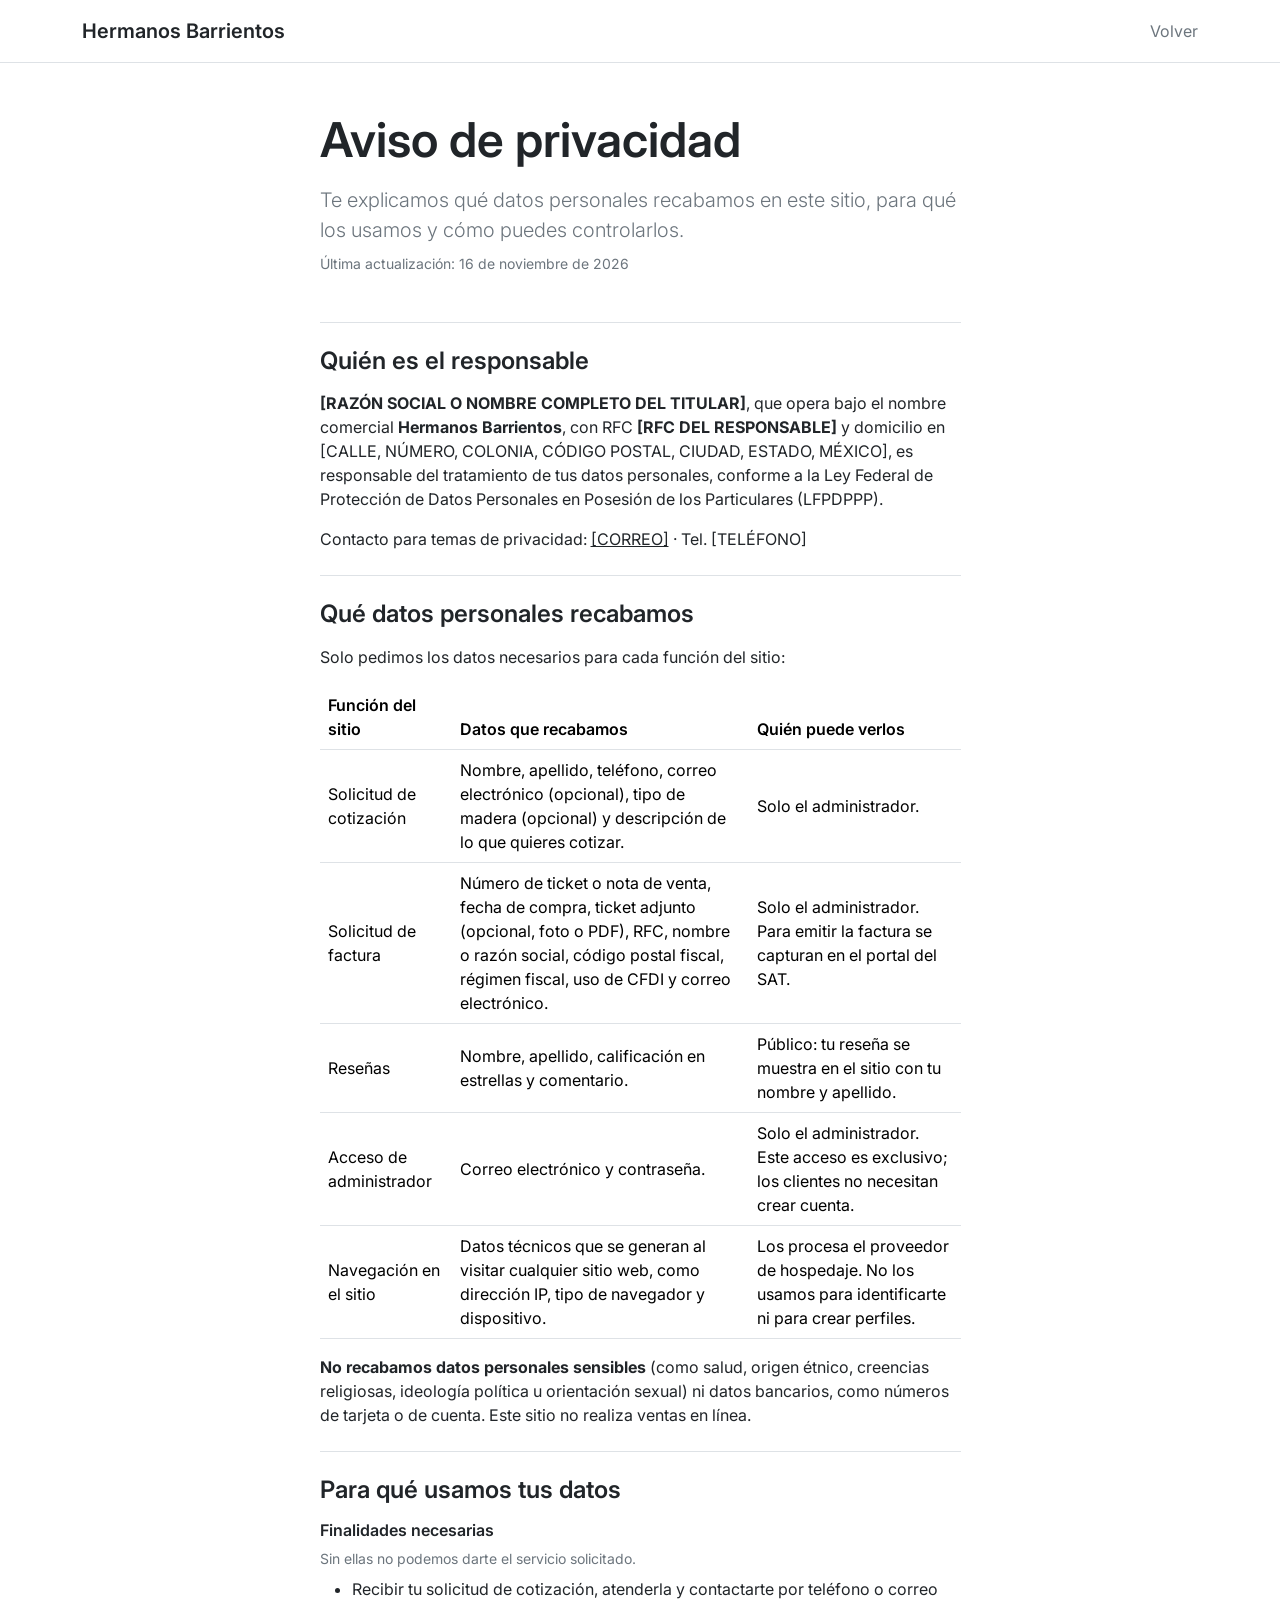
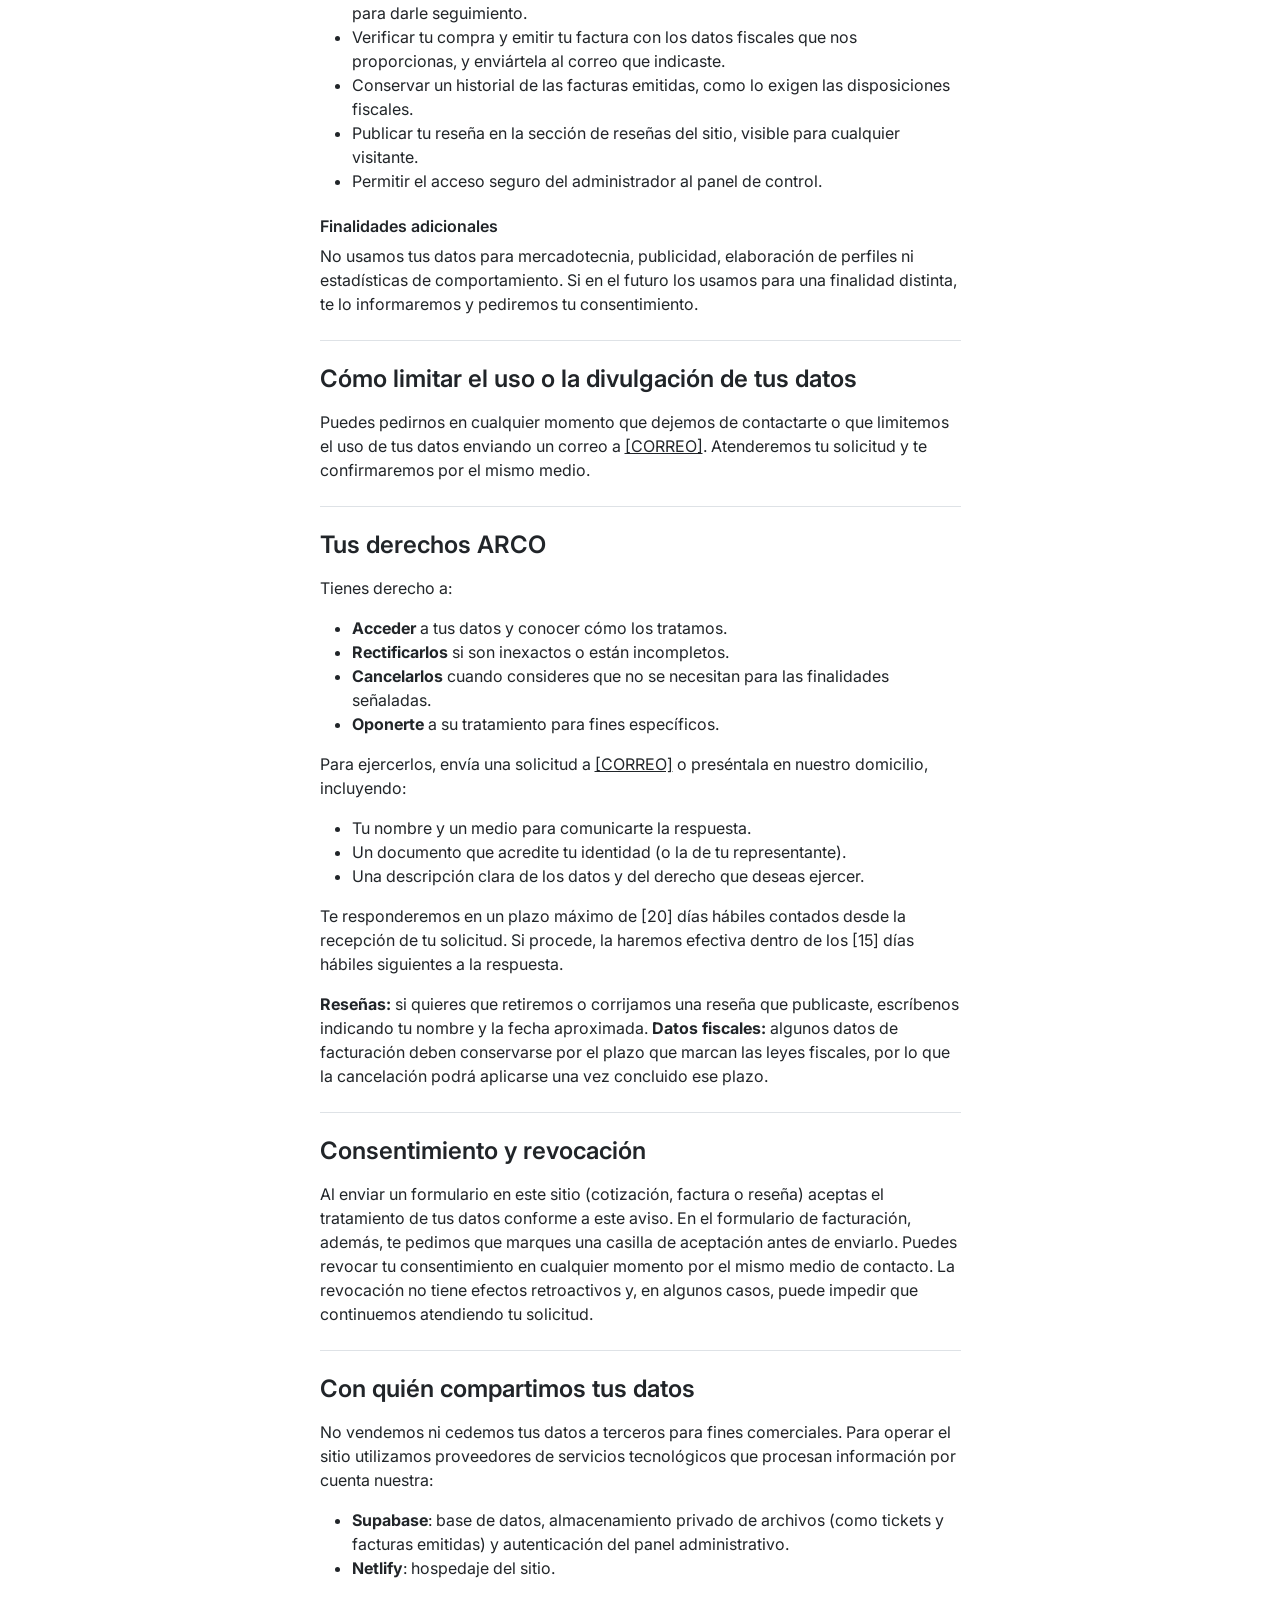
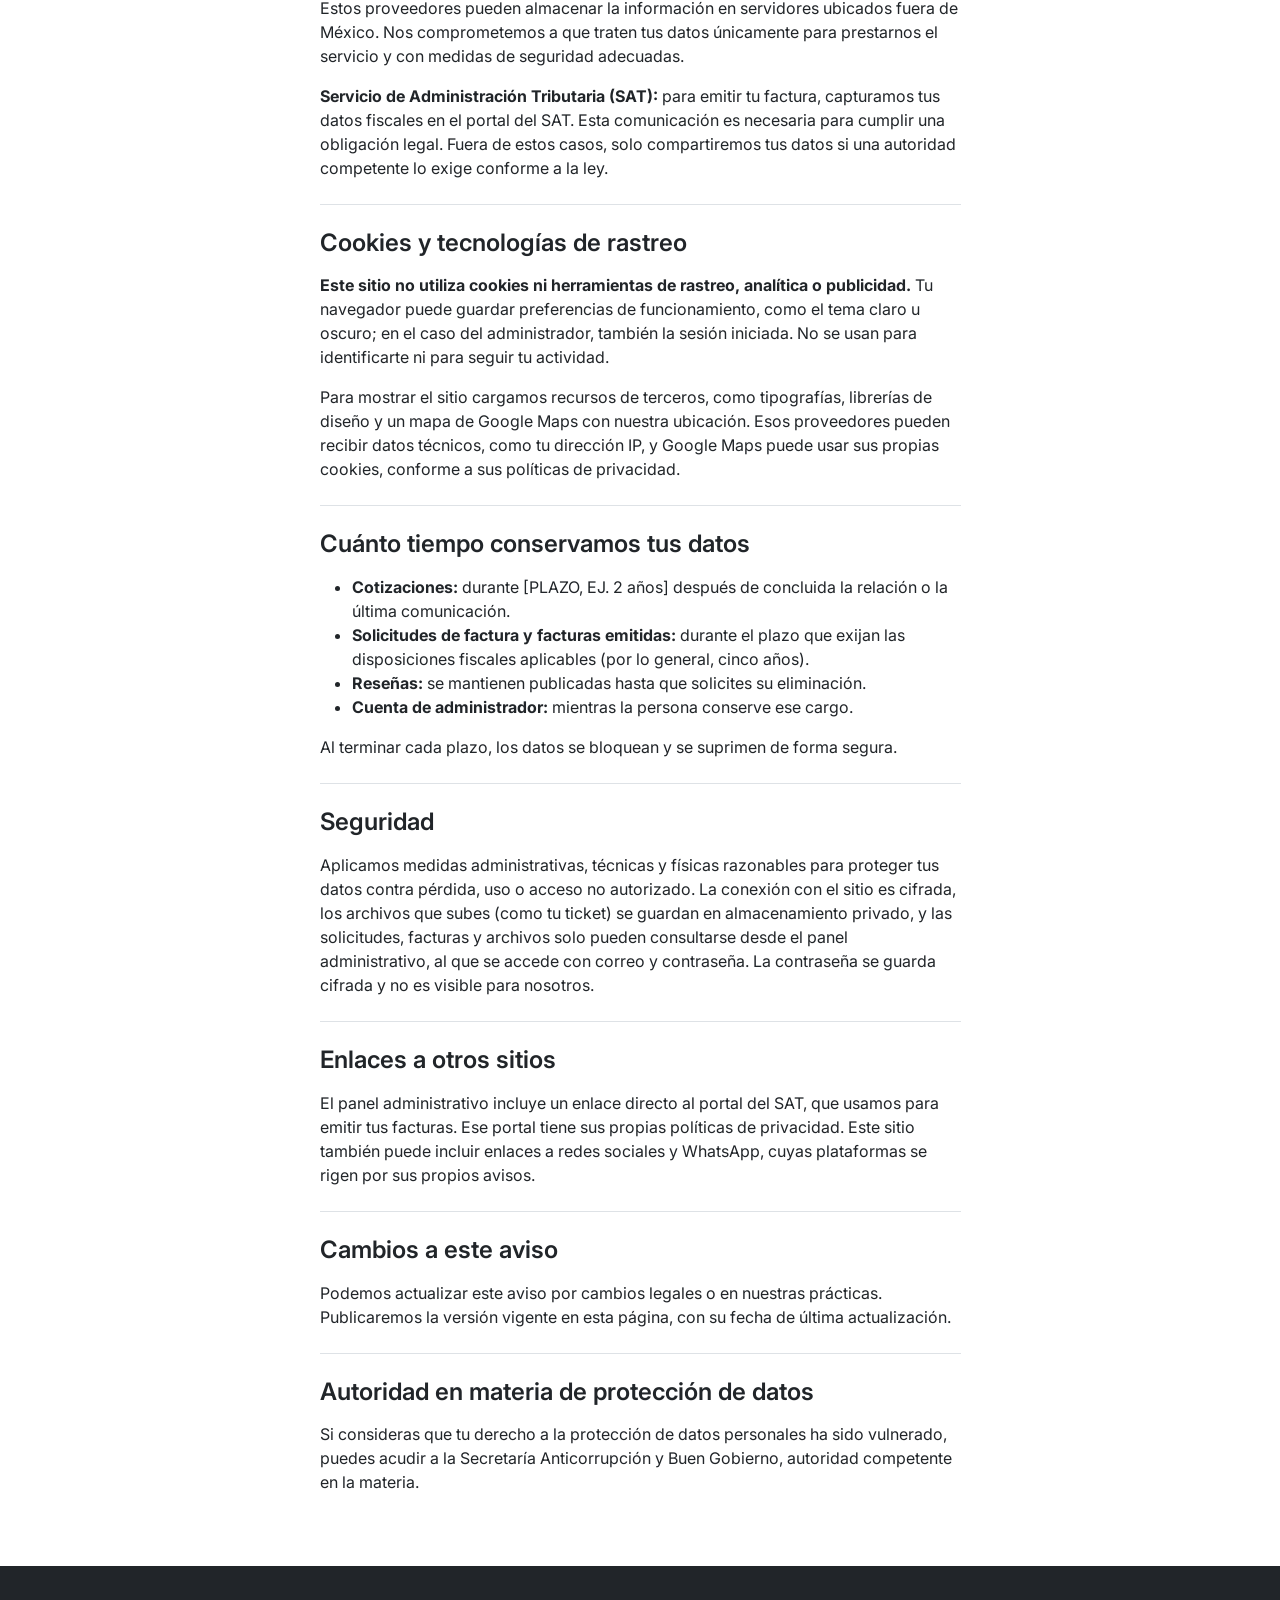
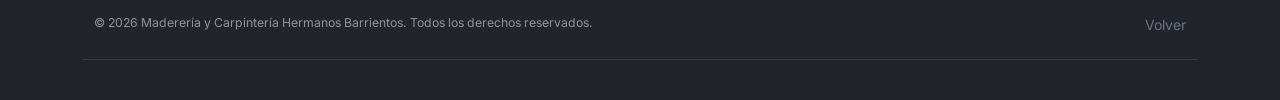
<file: privacidad.html>
<!DOCTYPE html>
<html lang="es">
<head>
  <meta charset="UTF-8">
  <meta name="viewport" content="width=device-width, initial-scale=1">
  <meta name="description" content="Aviso de privacidad integral de Hermanos Barrientos.">
  <title>Aviso de privacidad | Hermanos Barrientos</title>
  <link href="https://fonts.googleapis.com/css2?family=Inter:wght@300;400;500;600;700&display=swap" rel="stylesheet">
  <link href="https://cdn.jsdelivr.net/npm/bootstrap@5.3.3/dist/css/bootstrap.min.css" rel="stylesheet">
  <link rel="stylesheet" href="https://cdnjs.cloudflare.com/ajax/libs/font-awesome/6.4.0/css/all.min.css">
  <link rel="stylesheet" href="css/style.css">
</head>
<body class="bg-white text-dark">

  <header class="border-bottom">
    <nav class="container py-3 d-flex flex-wrap justify-content-between align-items-center gap-2" aria-label="Principal">
      <a class="fw-semibold text-dark text-decoration-none fs-5" href="index.html">Hermanos Barrientos</a>
      <a class="link-secondary link-underline-opacity-0 link-underline-opacity-100-hover"
        href="index.html"
        onclick="if (document.referrer && history.length > 1) { history.back(); return false; }">
        Volver
      </a>
    </nav>
  </header>

  <main class="container py-5">
    <div class="row justify-content-center">
      <article class="col-lg-8 col-xl-7">

        <h1 class="display-5 fw-semibold mb-3">Aviso de privacidad</h1>
        <p class="lead text-secondary mb-2">
          Te explicamos qué datos personales recabamos en este sitio, para qué los usamos y cómo puedes controlarlos.
        </p>
        <p class="small text-secondary mb-5">Última actualización: 16 de noviembre de 2026</p>

        <section class="py-4 border-top">
          <h2 class="h4 fw-semibold mb-3">Quién es el responsable</h2>
          <p>
            <strong>[RAZÓN SOCIAL O NOMBRE COMPLETO DEL TITULAR]</strong>, que opera bajo el nombre comercial
            <strong>Hermanos Barrientos</strong>, con RFC <strong>[RFC DEL RESPONSABLE]</strong> y domicilio en
            [CALLE, NÚMERO, COLONIA, CÓDIGO POSTAL, CIUDAD, ESTADO, MÉXICO],
            es responsable del tratamiento de tus datos personales, conforme a la Ley Federal de Protección de Datos Personales
            en Posesión de los Particulares (LFPDPPP).
          </p>
          <p class="mb-0">
            Contacto para temas de privacidad: <a href="mailto:[CORREO]" class="link-dark">[CORREO]</a> · Tel. [TELÉFONO]
          </p>
        </section>

        <section class="py-4 border-top">
          <h2 class="h4 fw-semibold mb-3">Qué datos personales recabamos</h2>
          <p>Solo pedimos los datos necesarios para cada función del sitio:</p>
          <div class="table-responsive">
            <table class="table align-middle mb-3">
              <thead>
                <tr>
                  <th scope="col" class="fw-semibold">Función del sitio</th>
                  <th scope="col" class="fw-semibold">Datos que recabamos</th>
                  <th scope="col" class="fw-semibold">Quién puede verlos</th>
                </tr>
              </thead>
              <tbody>
                <tr>
                  <td>Solicitud de cotización</td>
                  <td>Nombre, apellido, teléfono, correo electrónico (opcional), tipo de madera (opcional) y descripción de lo que quieres cotizar.</td>
                  <td>Solo el administrador.</td>
                </tr>
                <tr>
                  <td>Solicitud de factura</td>
                  <td>Número de ticket o nota de venta, fecha de compra, ticket adjunto (opcional, foto o PDF), RFC, nombre o razón social, código postal fiscal, régimen fiscal, uso de CFDI y correo electrónico.</td>
                  <td>Solo el administrador. Para emitir la factura se capturan en el portal del SAT.</td>
                </tr>
                <tr>
                  <td>Reseñas</td>
                  <td>Nombre, apellido, calificación en estrellas y comentario.</td>
                  <td>Público: tu reseña se muestra en el sitio con tu nombre y apellido.</td>
                </tr>
                <tr>
                  <td>Acceso de administrador</td>
                  <td>Correo electrónico y contraseña.</td>
                  <td>Solo el administrador. Este acceso es exclusivo; los clientes no necesitan crear cuenta.</td>
                </tr>
                <tr>
                  <td>Navegación en el sitio</td>
                  <td>Datos técnicos que se generan al visitar cualquier sitio web, como dirección IP, tipo de navegador y dispositivo.</td>
                  <td>Los procesa el proveedor de hospedaje. No los usamos para identificarte ni para crear perfiles.</td>
                </tr>
              </tbody>
            </table>
          </div>
          <p class="mb-0">
            <strong>No recabamos datos personales sensibles</strong> (como salud, origen étnico, creencias religiosas,
            ideología política u orientación sexual) ni datos bancarios, como números de tarjeta o de cuenta.
            Este sitio no realiza ventas en línea.
          </p>
        </section>

        <section class="py-4 border-top">
          <h2 class="h4 fw-semibold mb-3">Para qué usamos tus datos</h2>

          <h3 class="h6 fw-semibold">Finalidades necesarias</h3>
          <p class="text-secondary small mb-2">Sin ellas no podemos darte el servicio solicitado.</p>
          <ul class="mb-4">
            <li>Recibir tu solicitud de cotización, atenderla y contactarte por teléfono o correo para darle seguimiento.</li>
            <li>Verificar tu compra y emitir tu factura con los datos fiscales que nos proporcionas, y enviártela al correo que indicaste.</li>
            <li>Conservar un historial de las facturas emitidas, como lo exigen las disposiciones fiscales.</li>
            <li>Publicar tu reseña en la sección de reseñas del sitio, visible para cualquier visitante.</li>
            <li>Permitir el acceso seguro del administrador al panel de control.</li>
          </ul>

          <h3 class="h6 fw-semibold">Finalidades adicionales</h3>
          <p class="mb-0">
            No usamos tus datos para mercadotecnia, publicidad, elaboración de perfiles ni estadísticas de comportamiento.
            Si en el futuro los usamos para una finalidad distinta, te lo informaremos y pediremos tu consentimiento.
          </p>
        </section>

        <section class="py-4 border-top">
          <h2 class="h4 fw-semibold mb-3">Cómo limitar el uso o la divulgación de tus datos</h2>
          <p class="mb-0">
            Puedes pedirnos en cualquier momento que dejemos de contactarte o que limitemos el uso de tus datos enviando
            un correo a <a href="mailto:[CORREO]" class="link-dark">[CORREO]</a>. Atenderemos tu solicitud y te confirmaremos por el mismo medio.
          </p>
        </section>

        <section class="py-4 border-top">
          <h2 class="h4 fw-semibold mb-3">Tus derechos ARCO</h2>
          <p>Tienes derecho a:</p>
          <ul>
            <li><strong>Acceder</strong> a tus datos y conocer cómo los tratamos.</li>
            <li><strong>Rectificarlos</strong> si son inexactos o están incompletos.</li>
            <li><strong>Cancelarlos</strong> cuando consideres que no se necesitan para las finalidades señaladas.</li>
            <li><strong>Oponerte</strong> a su tratamiento para fines específicos.</li>
          </ul>
          <p>Para ejercerlos, envía una solicitud a <a href="mailto:[CORREO]" class="link-dark">[CORREO]</a> o preséntala en nuestro domicilio, incluyendo:</p>
          <ul>
            <li>Tu nombre y un medio para comunicarte la respuesta.</li>
            <li>Un documento que acredite tu identidad (o la de tu representante).</li>
            <li>Una descripción clara de los datos y del derecho que deseas ejercer.</li>
          </ul>
          <p class="mb-3">
            Te responderemos en un plazo máximo de [20] días hábiles contados desde la recepción de tu solicitud.
            Si procede, la haremos efectiva dentro de los [15] días hábiles siguientes a la respuesta.
          </p>
          <p class="mb-0">
            <strong>Reseñas:</strong> si quieres que retiremos o corrijamos una reseña que publicaste, escríbenos indicando tu nombre y la fecha aproximada.
            <strong>Datos fiscales:</strong> algunos datos de facturación deben conservarse por el plazo que marcan las leyes fiscales,
            por lo que la cancelación podrá aplicarse una vez concluido ese plazo.
          </p>
        </section>

        <section class="py-4 border-top">
          <h2 class="h4 fw-semibold mb-3">Consentimiento y revocación</h2>
          <p class="mb-0">
            Al enviar un formulario en este sitio (cotización, factura o reseña) aceptas el tratamiento de tus datos conforme a este aviso.
            En el formulario de facturación, además, te pedimos que marques una casilla de aceptación antes de enviarlo.
            Puedes revocar tu consentimiento en cualquier momento por el mismo medio de contacto. La revocación no tiene efectos
            retroactivos y, en algunos casos, puede impedir que continuemos atendiendo tu solicitud.
          </p>
        </section>

        <section class="py-4 border-top">
          <h2 class="h4 fw-semibold mb-3">Con quién compartimos tus datos</h2>
          <p>
            No vendemos ni cedemos tus datos a terceros para fines comerciales. Para operar el sitio utilizamos
            proveedores de servicios tecnológicos que procesan información por cuenta nuestra:
          </p>
          <ul class="mb-3">
            <li><strong>Supabase</strong>: base de datos, almacenamiento privado de archivos (como tickets y facturas emitidas) y autenticación del panel administrativo.</li>
            <li><strong>Netlify</strong>: hospedaje del sitio.</li>
          </ul>
          <p>
            Estos proveedores pueden almacenar la información en servidores ubicados fuera de México. Nos comprometemos a que
            traten tus datos únicamente para prestarnos el servicio y con medidas de seguridad adecuadas.
          </p>
          <p class="mb-0">
            <strong>Servicio de Administración Tributaria (SAT):</strong> para emitir tu factura, capturamos tus datos fiscales en el
            portal del SAT. Esta comunicación es necesaria para cumplir una obligación legal. Fuera de estos casos, solo compartiremos
            tus datos si una autoridad competente lo exige conforme a la ley.
          </p>
        </section>

        <section class="py-4 border-top">
          <h2 class="h4 fw-semibold mb-3">Cookies y tecnologías de rastreo</h2>
          <p>
            <strong>Este sitio no utiliza cookies ni herramientas de rastreo, analítica o publicidad.</strong>
            Tu navegador puede guardar preferencias de funcionamiento, como el tema claro u oscuro; en el caso del administrador,
            también la sesión iniciada. No se usan para identificarte ni para seguir tu actividad.
          </p>
          <p class="mb-0">
            Para mostrar el sitio cargamos recursos de terceros, como tipografías, librerías de diseño y un mapa de Google Maps con
            nuestra ubicación. Esos proveedores pueden recibir datos técnicos, como tu dirección IP, y Google Maps puede usar sus propias cookies,
            conforme a sus políticas de privacidad.
          </p>
        </section>

        <section class="py-4 border-top">
          <h2 class="h4 fw-semibold mb-3">Cuánto tiempo conservamos tus datos</h2>
          <ul class="mb-3">
            <li><strong>Cotizaciones:</strong> durante [PLAZO, EJ. 2 años] después de concluida la relación o la última comunicación.</li>
            <li><strong>Solicitudes de factura y facturas emitidas:</strong> durante el plazo que exijan las disposiciones fiscales aplicables (por lo general, cinco años).</li>
            <li><strong>Reseñas:</strong> se mantienen publicadas hasta que solicites su eliminación.</li>
            <li><strong>Cuenta de administrador:</strong> mientras la persona conserve ese cargo.</li>
          </ul>
          <p class="mb-0">Al terminar cada plazo, los datos se bloquean y se suprimen de forma segura.</p>
        </section>

        <section class="py-4 border-top">
          <h2 class="h4 fw-semibold mb-3">Seguridad</h2>
          <p class="mb-0">
            Aplicamos medidas administrativas, técnicas y físicas razonables para proteger tus datos contra pérdida, uso o acceso
            no autorizado. La conexión con el sitio es cifrada, los archivos que subes (como tu ticket) se guardan en almacenamiento privado,
            y las solicitudes, facturas y archivos solo pueden consultarse desde el panel administrativo, al que se accede
            con correo y contraseña. La contraseña se guarda cifrada y no es visible para nosotros.
          </p>
        </section>

        <section class="py-4 border-top">
          <h2 class="h4 fw-semibold mb-3">Enlaces a otros sitios</h2>
          <p class="mb-0">
            El panel administrativo incluye un enlace directo al portal del SAT, que usamos para emitir tus facturas.
            Ese portal tiene sus propias políticas de privacidad. Este sitio también puede incluir enlaces a redes sociales
            y WhatsApp, cuyas plataformas se rigen por sus propios avisos.
          </p>
        </section>

        <section class="py-4 border-top">
          <h2 class="h4 fw-semibold mb-3">Cambios a este aviso</h2>
          <p class="mb-0">
            Podemos actualizar este aviso por cambios legales o en nuestras prácticas. Publicaremos la versión vigente en esta
            página, con su fecha de última actualización.
          </p>
        </section>

        <section class="py-4 border-top">
          <h2 class="h4 fw-semibold mb-3">Autoridad en materia de protección de datos</h2>
          <p class="mb-0">
            Si consideras que tu derecho a la protección de datos personales ha sido vulnerado, puedes acudir a la
            Secretaría Anticorrupción y Buen Gobierno, autoridad competente en la materia.
          </p>
        </section>

      </article>
    </div>
  </main>

  <footer class="bg-dark text-white pt-5 pb-3">
       <div class="container">
           <div class="container d-flex flex-wrap justify-content-between gap-2 small text-secondary">
                <p class="text-center text-white-50 small mb-0">© 2026 Maderería y Carpintería Hermanos Barrientos. Todos los derechos reservados.</p>
                <a class="link-secondary link-underline-opacity-0 link-underline-opacity-100-hover"
                  href="index.html"
                  onclick="if (document.referrer && history.length > 1) { history.back(); return false; }">
                  Volver
                </a>
            </div>
           <hr class="border-secondary my-4">
       </div>
    </footer>

    <script src="https://cdn.jsdelivr.net/npm/bootstrap@5.3.3/dist/js/bootstrap.bundle.min.js"></script>
</body>
</html>
</file>
<file: css/style.css>
:root {
    --bs-body-font-family: 'Inter', -apple-system, BlinkMacSystemFont, "Helvetica Neue", sans-serif;
    --accent-wood: #8B5A2B;
    --status-open: #34C759;
    --status-closed: #FF3B30;
}

html { scroll-behavior: smooth; }

/* Navbar con efecto blur */
.navbar-glass {
    background-color: rgba(var(--bs-body-bg-rgb), 0.75);
    backdrop-filter: blur(20px);
    -webkit-backdrop-filter: blur(20px);
}

/* Punto de estado Abierto/Cerrado */
.status-dot {
    width: 8px;
    height: 8px;
    border-radius: 50%;
}
.status-dot.open   { background: var(--status-open);   box-shadow: 0 0 8px var(--status-open); }
.status-dot.closed { background: var(--status-closed); box-shadow: 0 0 8px var(--status-closed); }

.galeria-item img {
    aspect-ratio: 4 / 3;
    object-fit: cover;
    transition: transform .4s ease;
}
.galeria-item:hover img {
    transform: scale(1.06);
}
.galeria-overlay {
    background: rgba(0, 0, 0, .5);
    opacity: 0;
    transition: opacity .3s ease;
}
.galeria-item:hover .galeria-overlay {
    opacity: 1;
}

body,
.navbar-glass,
.bg-body,
.bg-body-secondary,
.bg-body-tertiary,
.accordion-item,
.accordion-button,
.dropdown-menu,
.modal-content,
.form-control,
.btn,
.card,
.border-bottom,
.shadow,
.shadow-sm,
.shadow-lg {
    transition:
        background-color .4s ease,
        color .4s ease,
        border-color .4s ease,
        box-shadow .4s ease;
}

/* ===== Animaciones Pop-up ===== */
.reveal {
    opacity: 0;
    transform: translateY(40px) scale(0.96);
    transition: opacity 0.7s cubic-bezier(0.22, 1, 0.36, 1),
                transform 0.7s cubic-bezier(0.22, 1, 0.36, 1);
    will-change: opacity, transform;
}

.reveal.visible {
    opacity: 1;
    transform: translateY(0) scale(1);
}

.reveal-delay-1 { transition-delay: 0.15s; }
.reveal-delay-2 { transition-delay: 0.3s; }
.reveal-delay-3 { transition-delay: 0.45s; }
.reveal-delay-4 { transition-delay: 0.6s; }

/* ===== Hero (solo primera slide del carrusel) ===== */
.hero-content h1,
.hero-content p,
.hero-content .btn {
    opacity: 0;
    transform: translateY(30px);
    transition: opacity 0.8s cubic-bezier(0.22, 1, 0.36, 1),
                transform 0.8s cubic-bezier(0.22, 1, 0.36, 1);
}

.hero-content h1.show {
    opacity: 1;
    transform: translateY(0);
    transition-delay: 0.4s;
}

.hero-content p.show {
    opacity: 1;
    transform: translateY(0);
    transition-delay: 0.7s;
}

.hero-content .btn.show {
    opacity: 1;
    transform: translateY(0);
    transition-delay: 1s;
}

/* =====================================================
   Modal Glass — se adapta al tema (data-bs-theme)
   Usa las variables de Bootstrap, así que cambia solo
   al alternar entre claro y oscuro.
   ===================================================== */

/* Variables propias del modal: claro por defecto */
#loginModal {
    --glass-bg:            rgba(var(--bs-body-bg-rgb), 0.82);
    --glass-border:        rgba(var(--bs-emphasis-color-rgb), 0.12);
    --glass-shadow:        0 25px 50px -12px rgba(0, 0, 0, 0.25);
    --glass-field-bg:      rgba(var(--bs-emphasis-color-rgb), 0.05);
    --glass-field-bg-focus:rgba(var(--bs-emphasis-color-rgb), 0.08);
    --glass-field-border:  rgba(var(--bs-emphasis-color-rgb), 0.14);
    --glass-field-focus:   rgba(var(--bs-emphasis-color-rgb), 0.45);
    --glass-ring:          rgba(var(--bs-emphasis-color-rgb), 0.08);
}

/* Ajustes para el tema oscuro */
[data-bs-theme="dark"] #loginModal {
    --glass-bg:            rgba(25, 25, 25, 0.78);
    --glass-border:        rgba(255, 255, 255, 0.12);
    --glass-shadow:        0 25px 50px -12px rgba(0, 0, 0, 0.45);
    --glass-field-bg:      rgba(255, 255, 255, 0.07);
    --glass-field-bg-focus:rgba(255, 255, 255, 0.11);
    --glass-field-border:  rgba(255, 255, 255, 0.13);
    --glass-field-focus:   rgba(255, 255, 255, 0.32);
    --glass-ring:          rgba(255, 255, 255, 0.07);
}

.glass-modal {
    background: var(--glass-bg);
    color: var(--bs-body-color);
    backdrop-filter: blur(24px);
    -webkit-backdrop-filter: blur(24px);
    border: 1px solid var(--glass-border) !important;
    border-radius: 1.25rem;
    box-shadow: var(--glass-shadow);
}

/* Grupo de input con icono */
.glass-input-group {
    background: var(--glass-field-bg);
    border: 1px solid var(--glass-field-border);
    border-radius: 0.75rem;
    transition: all 0.25s ease;
    overflow: hidden;
}

.glass-input-group:focus-within {
    background: var(--glass-field-bg-focus);
    border-color: var(--glass-field-focus);
    box-shadow: 0 0 0 3px var(--glass-ring);
}

.glass-input {
    background: transparent !important;
    color: var(--bs-body-color) !important;
    padding: 0.85rem 0.75rem 0.85rem 0;
    font-size: 0.95rem;
}

.glass-input::placeholder {
    color: var(--bs-secondary-color);
    opacity: 0.8;
}

.glass-input:focus {
    background: transparent !important;
    box-shadow: none !important;
    color: var(--bs-body-color) !important;
}

/* Evita el fondo amarillo/azul del autocompletado del navegador */
.glass-input:-webkit-autofill,
.glass-input:-webkit-autofill:hover,
.glass-input:-webkit-autofill:focus {
    -webkit-text-fill-color: var(--bs-body-color);
    caret-color: var(--bs-body-color);
    transition: background-color 9999s ease-in-out 0s;
}

/* Botón ver / ocultar contraseña */
.btn-toggle-password {
    padding: 0 0.9rem;
    border-radius: 0 !important;
    box-shadow: none !important;
    transition: color 0.2s ease;
}

.btn-toggle-password:hover,
.btn-toggle-password:focus-visible,
.btn-toggle-password[aria-pressed="true"] {
    color: var(--bs-emphasis-color) !important;
}

.btn-toggle-password:focus-visible {
    outline: 2px solid var(--glass-field-focus);
    outline-offset: -4px;
    border-radius: 0.5rem !important;
}

/* Botón de login: invierte colores según el tema
   (oscuro sobre fondo claro, claro sobre fondo oscuro) */
.btn-login {
    background: var(--bs-emphasis-color);
    color: var(--bs-body-bg);
    border: none;
    transition: all 0.25s ease;
    letter-spacing: 0.3px;
}

.btn-login:hover,
.btn-login:focus-visible {
    background: var(--bs-emphasis-color);
    color: var(--bs-body-bg);
    opacity: 0.88;
    transform: translateY(-1px);
    box-shadow: 0 8px 20px rgba(0, 0, 0, 0.25);
}

.btn-login:active {
    background: var(--bs-emphasis-color);
    color: var(--bs-body-bg);
    transform: translateY(0);
}

/* Checkbox (solo dentro del modal de login) */
#loginModal .form-check-input {
    background-color: var(--glass-field-bg);
    border: 1px solid var(--glass-field-focus);
}

#loginModal .form-check-input:checked {
    background-color: var(--bs-emphasis-color);
    border-color: var(--bs-emphasis-color);
    /* palomita en color del fondo (blanca en tema claro) */
    --bs-form-check-bg-image: url("data:image/svg+xml,%3csvg xmlns='http://www.w3.org/2000/svg' viewBox='0 0 20 20'%3e%3cpath fill='none' stroke='%23fff' stroke-linecap='round' stroke-linejoin='round' stroke-width='3' d='m6 10 3 3 6-6'/%3e%3c/svg%3e");
}

/* En tema oscuro el fondo del check es blanco, así que la palomita va oscura */
[data-bs-theme="dark"] #loginModal .form-check-input:checked {
    --bs-form-check-bg-image: url("data:image/svg+xml,%3csvg xmlns='http://www.w3.org/2000/svg' viewBox='0 0 20 20'%3e%3cpath fill='none' stroke='%23111' stroke-linecap='round' stroke-linejoin='round' stroke-width='3' d='m6 10 3 3 6-6'/%3e%3c/svg%3e");
}

#loginModal .form-check-input:focus {
    box-shadow: 0 0 0 0.2rem var(--glass-ring);
    border-color: var(--glass-field-focus);
}

/* Hover en enlaces */
.hover-opacity:hover {
    opacity: 1 !important;
}

@media (prefers-reduced-motion: reduce) {
    .reveal,
    .hero-content h1,
    .hero-content p,
    .hero-content .btn {
        opacity: 1 !important;
        transform: none !important;
        transition: none !important;
    }

    .btn-login,
    .glass-input-group {
        transition: none;
    }

    .btn-login:hover {
        transform: none;
    }
}
/* ===== ADAPTACION PARA TELEFONOS CELULARES */
.hero-slide {
    min-height: 85vh;
    min-height: 85svh;
    background-size: cover;
    background-position: center;
    background-repeat: no-repeat;
}
.hero-inner { min-height: inherit; }
.hero-slide h1 { font-size: clamp(1.9rem, 5vw + 0.6rem, 3.5rem); }
.hero-slide .lead { font-size: clamp(1rem, 1.5vw + 0.8rem, 1.25rem); }

/* Anclas: que el navbar fijo no tape el título de la sección */
section[id], #inicio { scroll-margin-top: 56px; }

/* Zonas táctiles de al menos 44px */
#theme-toggle,
#btn-login-modal:not([hidden]):not(.d-none) {
    min-width: 44px;
    min-height: 44px;
    display: inline-flex;
    align-items: center;
    justify-content: center;
}

#btn-login-modal[hidden] { display: none !important; }

/* Galería: en pantallas táctiles no existe hover, así que el nombre se muestra siempre */
@media (hover: none) {
    .galeria-overlay {
        opacity: 1;
        background: linear-gradient(to top, rgba(0, 0, 0, .7), transparent 55%);
        align-items: flex-end !important;
        padding-bottom: 1rem;
    }
    .galeria-item:hover img { transform: none; }
}

/* ===== Tablet y celular ===== */
@media (max-width: 991.98px) {
    .navbar-glass { background-color: rgba(var(--bs-body-bg-rgb), 0.94); }

    /* El menú de Admin se muestra dentro del menú, sin flotar ni recortarse */
 
    .navbar .nav-link,
    .navbar .dropdown-item { padding-top: 0.7rem; padding-bottom: 0.7rem; }

    /* Submenús integrados al menú, sin sombra flotante */
    .navbar .navbar-nav .dropdown-menu {
        box-shadow: none !important;
        background: transparent;
        padding-left: 1rem;
    }

    /* En móvil los retrasos escalonados solo hacen esperar */
    .reveal-delay-1, .reveal-delay-2,
    .reveal-delay-3, .reveal-delay-4 { transition-delay: 0s; }
}

/* ===== Celular ===== */
@media (max-width: 767.98px) {
    section.py-5 { padding-top: 2.5rem !important; padding-bottom: 2.5rem !important; }
    section > .container.mt-5 { margin-top: 0 !important; }

    /* Swipe con el dedo; las flechas estorban al texto */
    .carousel-control-prev,
    .carousel-control-next { display: none; }

    .hero-slide { min-height: 75vh; min-height: 75svh; }
    .hero-inner { padding: 3rem 0.5rem 4rem; } /* deja espacio a los indicadores */

    /* Mapa más alto en pantalla angosta */
    #ubicacion .ratio { --bs-aspect-ratio: 75%; }

    /* 16px mínimo: evita el zoom automático de iOS al enfocar el campo */
    .glass-input { font-size: 1rem; }

    footer { text-align: center; }
    footer .d-flex { justify-content: center; }
}
html, body { overflow-x: hidden; }

/* Zonas táctiles cómodas en el footer */
footer ul li a { display: inline-block; padding: .35rem 0; }
footer .fs-4 a { padding: .4rem; }

@media (max-width: 991.98px) {
    /* Menú colapsado: elementos repartidos a lo ancho */
    #navbarMain .d-flex { justify-content: space-between; }
}

@media (max-width: 767.98px) {
    /* Indicadores sin tapar los botones del hero */
    .carousel-indicators { margin-bottom: .75rem; }

    /* Botones del hero y de la galería más fáciles de tocar */
    .hero-content .btn,
    #galeria .btn { width: 100%; max-width: 320px; }

    /* Texto de "Nosotros" más cómodo de leer */
    #conocenos .lead { font-size: 1.05rem; }

    /* Botones de reseñas apilados */
    #resenas .btn { display: block; width: 100%; margin: 0 0 .75rem !important; }
}

/* ===== Sección Nosotros minimalista ===== */
#conocenos {
    --about-card-bg: rgba(var(--bs-body-bg-rgb), 0.72);
    --about-card-border: rgba(var(--bs-emphasis-color-rgb), 0.1);
    --about-icon-bg: rgba(139, 90, 43, 0.12);
}

[data-bs-theme="dark"] #conocenos {
    --about-card-bg: rgba(255, 255, 255, 0.03);
    --about-card-border: rgba(255, 255, 255, 0.09);
    --about-icon-bg: rgba(196, 138, 82, 0.16);
}

#conocenos .tracking-label {
    letter-spacing: 0.08em;
}

#conocenos .text-wood {
    color: var(--accent-wood);
}

[data-bs-theme="dark"] #conocenos .text-wood {
    color: #c98d52;
}

#conocenos .about-photo-frame {
    aspect-ratio: 16 / 10;
    border: 1px solid var(--about-card-border);
}

#conocenos .about-card {
    background: var(--about-card-bg);
    border: 1px solid var(--about-card-border);
    transition: transform 0.25s ease, border-color 0.25s ease, background-color 0.4s ease;
}

#conocenos .about-card:hover {
    transform: translateY(-3px);
    border-color: rgba(139, 90, 43, 0.35);
}

#conocenos .about-icon {
    width: 42px;
    height: 42px;
    border-radius: 12px;
    display: inline-flex;
    align-items: center;
    justify-content: center;
    font-size: 1.15rem;
    color: var(--accent-wood);
    background: var(--about-icon-bg);
}

[data-bs-theme="dark"] #conocenos .about-icon {
    color: #c98d52;
}

@media (prefers-reduced-motion: reduce) {
    #conocenos .about-card {
        transition: none;
    }

    #conocenos .about-card:hover {
        transform: none;
    }
}
</file>
